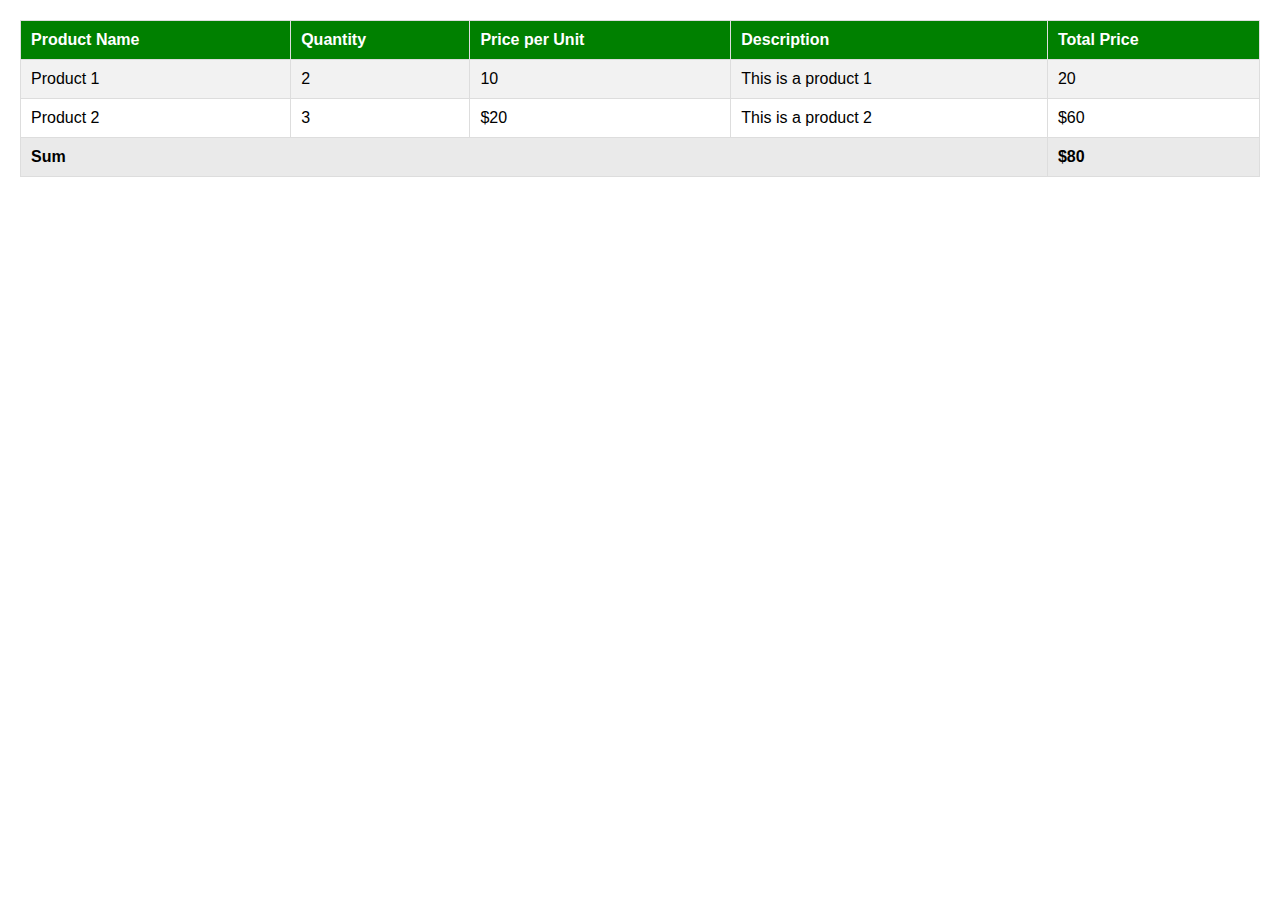
<file: Learning CSS/q2/index.html>
<!DOCTYPE html>
<html lang="en">
<head>
    <meta charset="UTF-8">
    <meta name="viewport" content="width=device-width, initial-scale=1.0">
    <title>Document</title>
<style>body {
    font-family: Arial, sans-serif;
    margin: 20px;
}

table {
    width: 100%;
    border-collapse: collapse;
}

th {
    background-color: green;
    color: white;
    padding: 10px;
    text-align: left;
}

td {
    padding: 10px;
    border: 1px solid #ddd;
}

tr:nth-child(even) {
    background-color: #f2f2f2;
}

#hi th {
    background-color: green;
    color: white;
    padding: 10px;
    border: 1px solid #ddd;
}

tr:last-child td {
    background-color: #eaeaea;
    font-weight: bold;
}
</style>
 </head>
  <!-- <link rel="stylesheet" href="./style2.css" /> -->
<body> 
    <table >
        <tr id = "hi">
            <th>Product Name</th>
            <th>Quantity</th>
            <th>Price per Unit</th>
            <th>Description</th>
            <th>Total Price</th>
        </tr>
        <tr>
            <td>Product 1</td>
            <td>2</td>
            <td>10</td>
            <td>This is a product 1</td>
            <td>20</td>
        </tr>
        <tr>
            <td>Product 2</td>
            <td>3</td>
            <td>$20</td>
            <td>This is a product 2</td>
            <td>$60</td>
        </tr>
        <tr>
            <td colspan="4">Sum</td>
            <td>$80</td>
        </tr>
    </table>
</body>
</html>
</file>
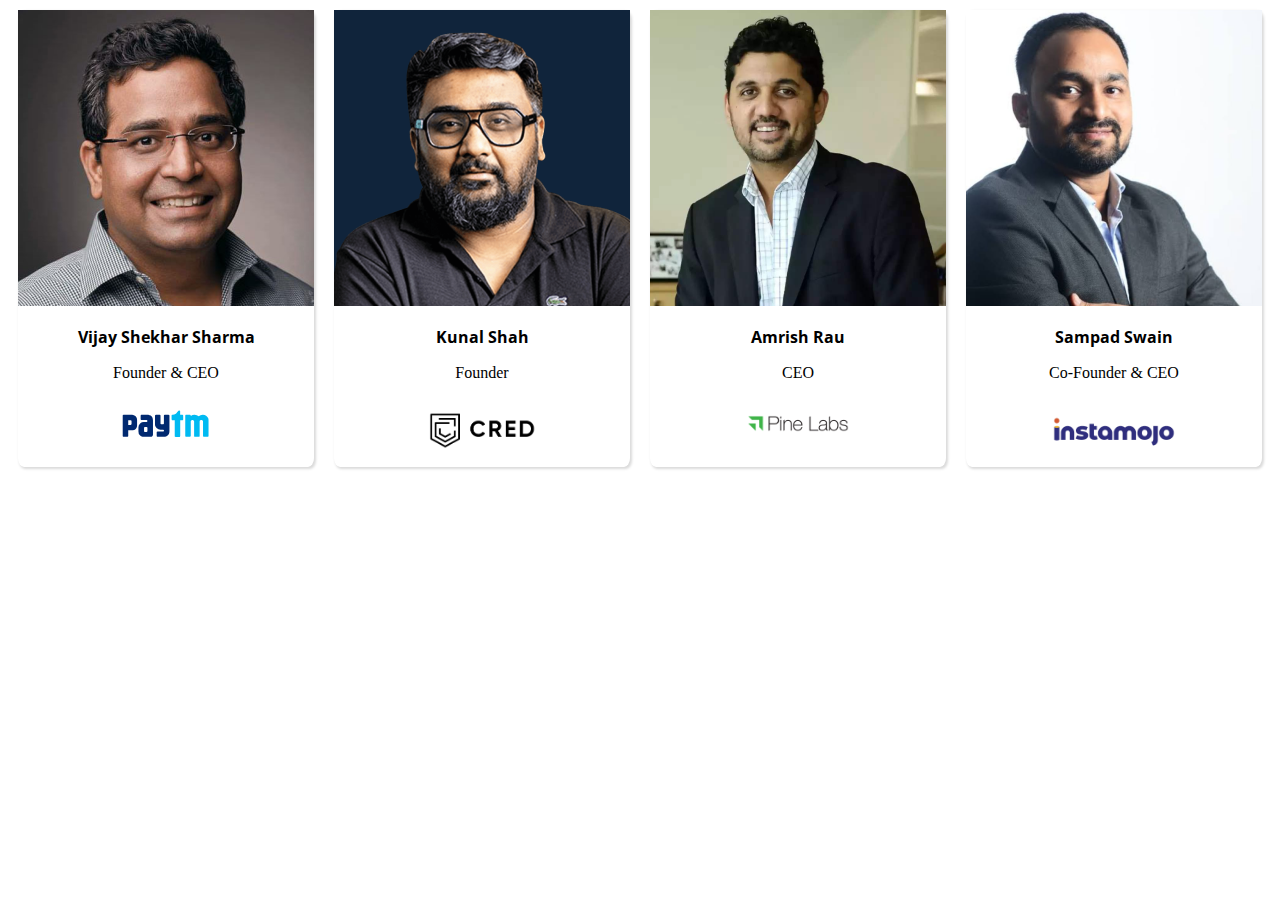
<file: Learning CSS/day1/cards/index.html>
<!DOCTYPE html>
<html lang="en">
<head>
    <meta charset="UTF-8" />
    <meta name="viewport" content="width=device-width, initial-scale=1.0" />
    <title>Document</title>
    <link rel="stylesheet" href="./style.css" />
    <style>
        @import url('https://fonts.googleapis.com/css2?family=Open+Sans:ital,wght@0,300..800;1,300..800&display=swap');
        </style>
</head>

<body>
    <div class="card-container">
        <div class="cards">
            <img src="vijay.png" alt="" />
            <p id ="k">Vijay Shekhar Sharma</p>
            <p>Founder & CEO</p>
            <img id="paytm" src="paytm.svg" alt="" />
        </div>
        <div class="cards">
            <img src="kunal.png" alt="" />
            <p id ="k">Kunal Shah</p>
            <p>Founder</p>
            <img id="cred" src="cred.png" alt="" />
        </div>
        <div class="cards">
            <img src="amrish.png" alt="" />
            <p id ="k">Amrish Rau</p>
            <p>CEO</p>
            <img id="pine" src="pine.png" alt="" />
        </div>
        <div class="cards">
            <img src="sampad.png" alt="" />
            <p id ="k">Sampad Swain</p>
            <p>Co-Founder & CEO</p>
            <img id="insta" src="insta.png" alt="" />
        </div>
    </div>
</body>
</html>
</file>
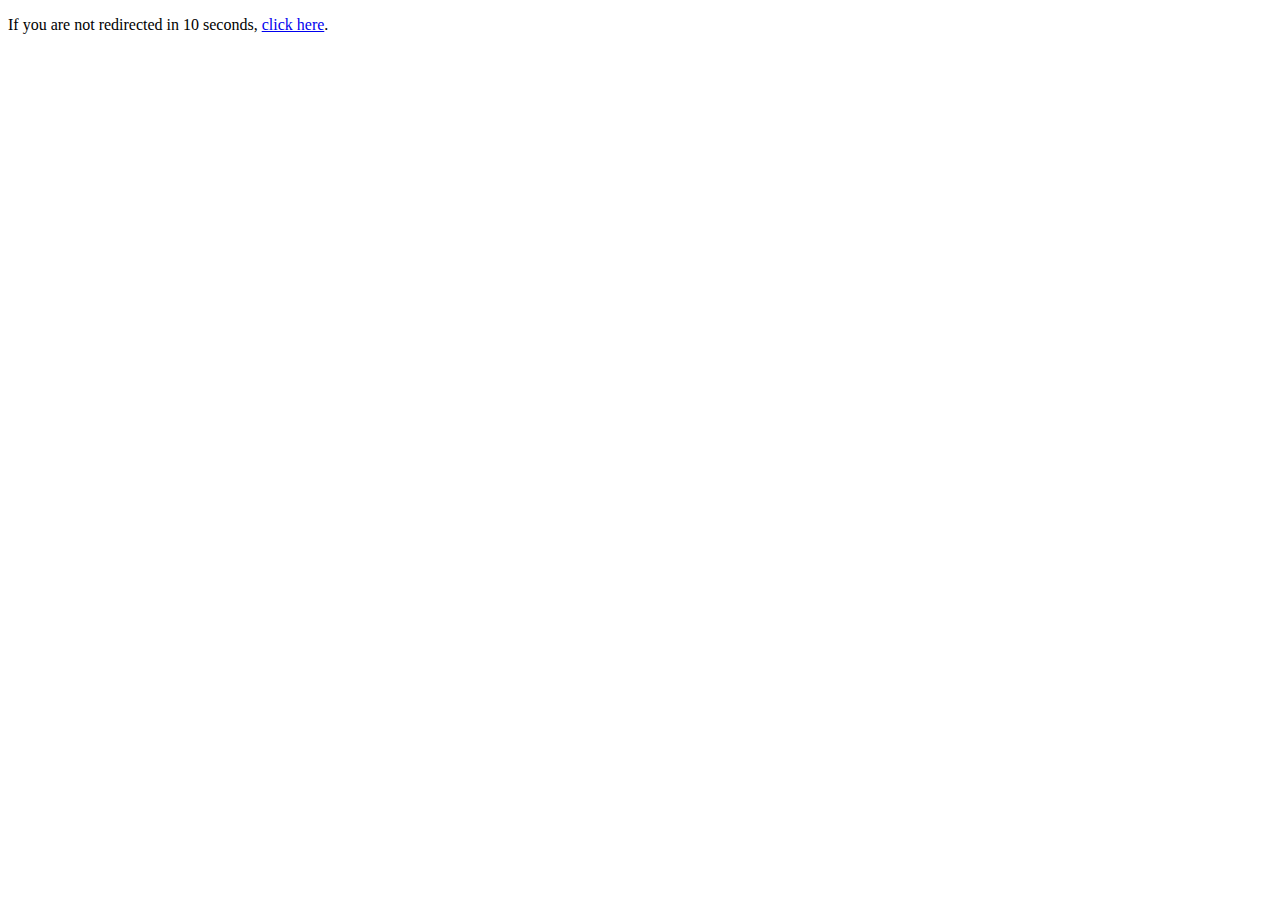
<file: Learning HTML/Day 2/assignments/index.html>
<!DOCTYPE html>
<html lang="en">
<head>
    <meta charset="UTF-8">
    <meta name="viewport" content="width=device-width, initial-scale=1.0">
    <title>Redirecting...</title>
    <meta http-equiv="refresh" content="10;url=https://www.masaischool.com/our-investors">
</head>
<body>
    <p>If you are not redirected in 10 seconds, <a href="https://www.masaischool.com/our-investors">click here</a>.</p>
</body>
</html>
</file>
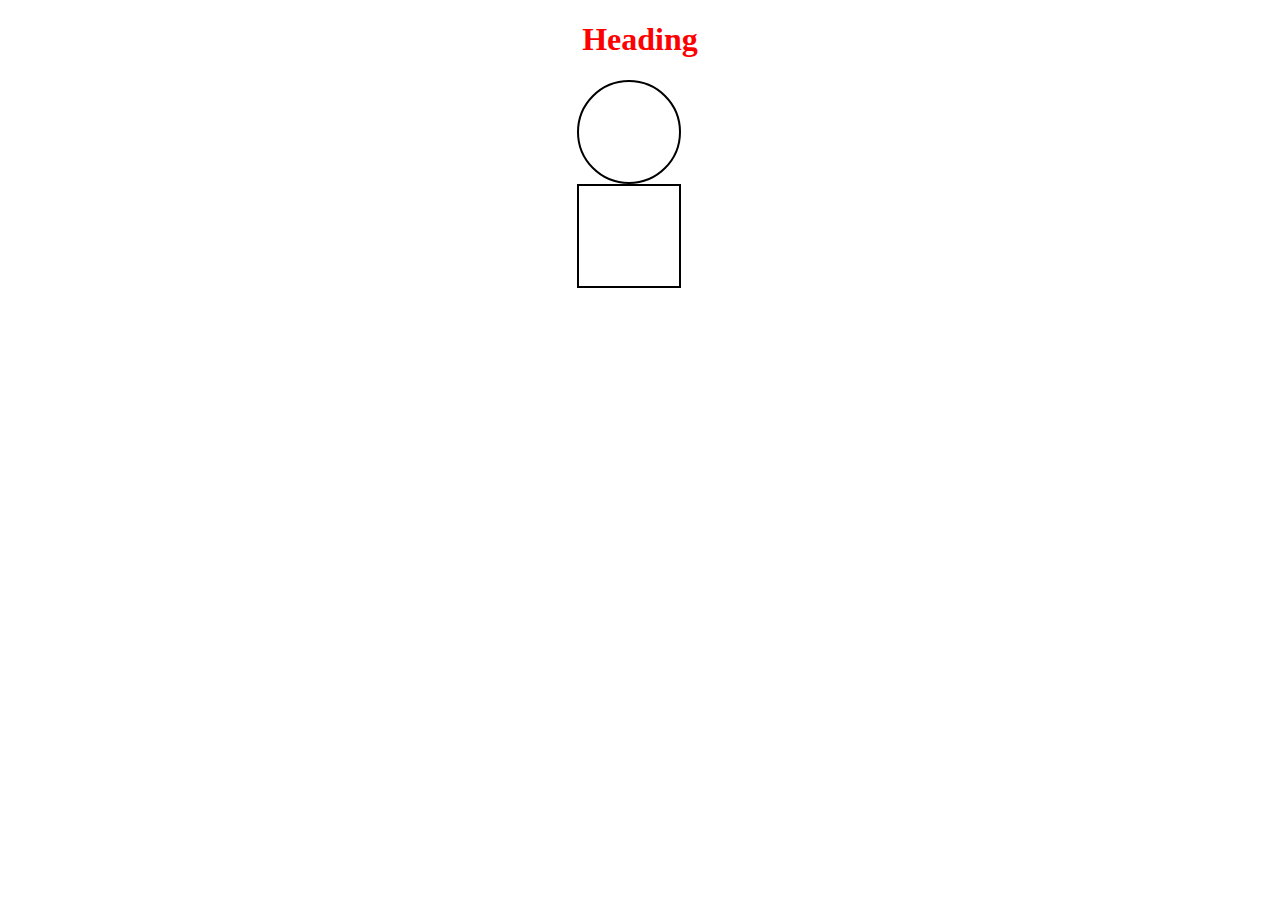
<file: Learning CSS/index1.html>
<!DOCTYPE html>
<html lang="en">
  <head>
    <meta charset="UTF-8" />
    <meta name="viewport" content="width=device-width, initial-scale=1.0" />
    <title>Document</title>
    <style>
      h1 {
        color: red;
        text-align: center;
      }
      #box {
        height: 100px;
        width: 100px;
        border-radius: 110%;
        border: 2px solid;
        display: block;
        align-self: center;
        margin-left: 45%;
      }
      #box2 {
        height: 100px;
        width: 100px;
        border: 2px solid;
        display: block;
        align-self: center;
        margin-left: 45%;
      }
    </style>
  </head>
  <body>
    <h1>Heading</h1>
    <div id="box"></div>
    <div id="box2"></div>
  </body>
</html>
</file>
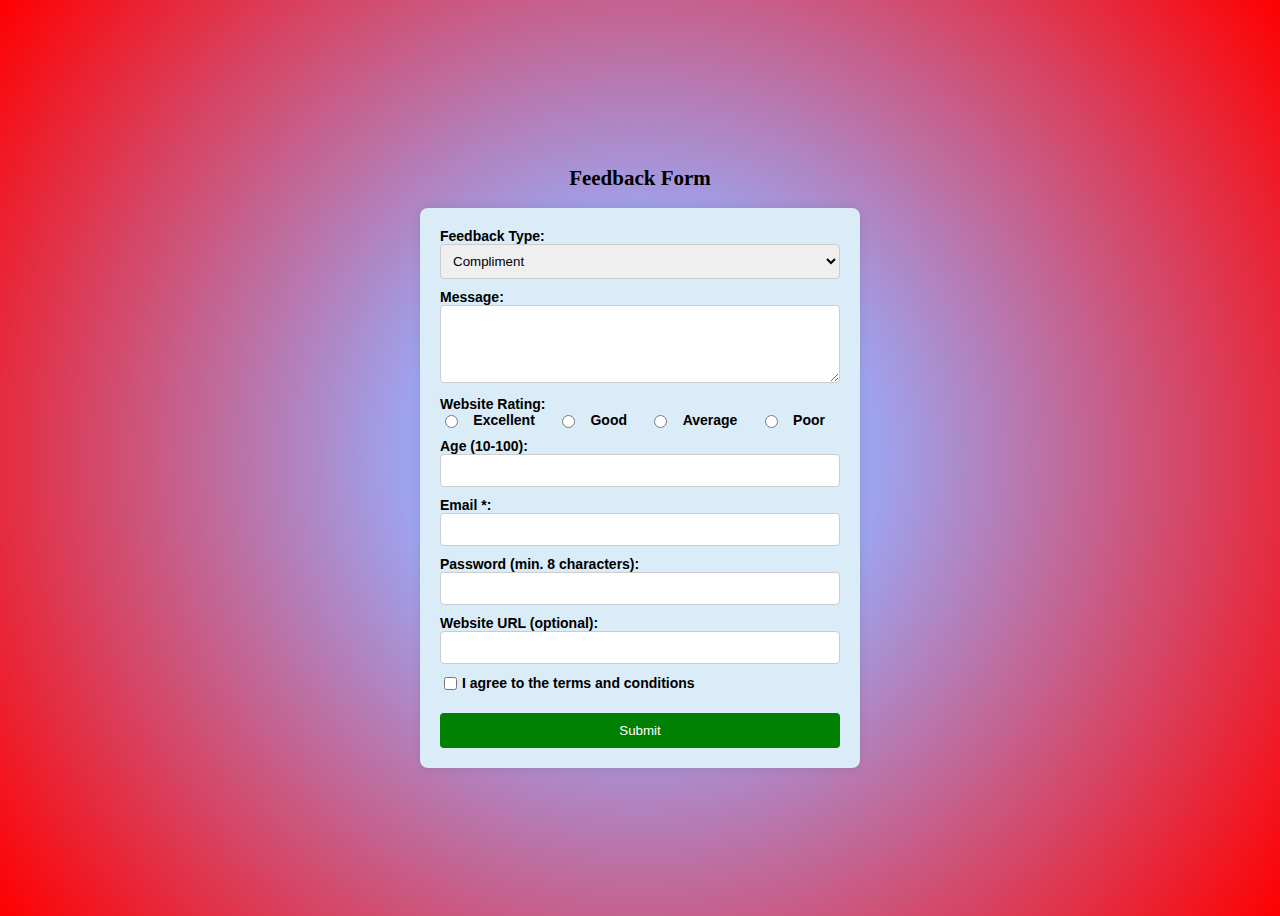
<file: Learning CSS/ql/q3.html>
<!DOCTYPE html>
<html lang="en">
  <head>
    <meta charset="UTF-8" />
    <meta name="viewport" content="width=device-width, initial-scale=1.0" />
    <title>Feedback Form</title>
    <link rel="stylesheet" href="./style.css" />
  </head>
  <body>
    <h2 >Feedback Form</h2>
    <div class="form-container" id="forms">
      <form class="feedback-form">
        
        <div>
          <label for="feedback-type">Feedback Type:</label>
          <br />
          <select id="feedback-type" name="feedback-type" required>
            <option value="compliment">Compliment</option>
            <option value="complaint">Complaint</option>
            <option value="suggestion">Suggestion</option>
          </select>
        </div>

        <div>
          <label for="message">Message:</label><br>
          <textarea id="message" name="message" rows="4" required></textarea>
        </div>

        <div>
          <label>Website Rating:</label>
          <div class="rating">
            <input
              type="radio"
              id="excellent"
              name="rating"
              value="excellent"
              required
            />
            <label for="excellent">Excellent</label>
            <input type="radio" id="good" name="rating" value="good" />
            <label for="good">Good</label>
            <input type="radio" id="average" name="rating" value="average" />
            <label for="average">Average</label>
            <input type="radio" id="poor" name="rating" value="poor" />
            <label for="poor">Poor</label>
          </div>
        </div>
        <div>
          <label for="age">Age (10-100):</label><br>
          <input
            type="number"
            id="age"
            name="age"
            min="10"
            max="100"
            required
          />
        </div>
        <div>
          <label for="email">Email *:</label><br>
          <input type="email" id="email" name="email" required />
        </div>
        <div>
          <label for="password">Password (min. 8 characters):</label><br>
          <input
            type="password"
            id="password"
            name="password"
            minlength="8"
            required
          />
        </div>
        <div>
          <label for="website-url">Website URL (optional):</label><br>
          <input type="url" id="website-url" name="website-url" />
        </div>

        <div class="terms">
          <input type="checkbox" id="terms" name="terms" required />
          <label for="terms">I agree to the terms and conditions</label>
        </div>

        <button type="submit">Submit</button>
      </form>
    </div>
  </body>
</html>
</file>
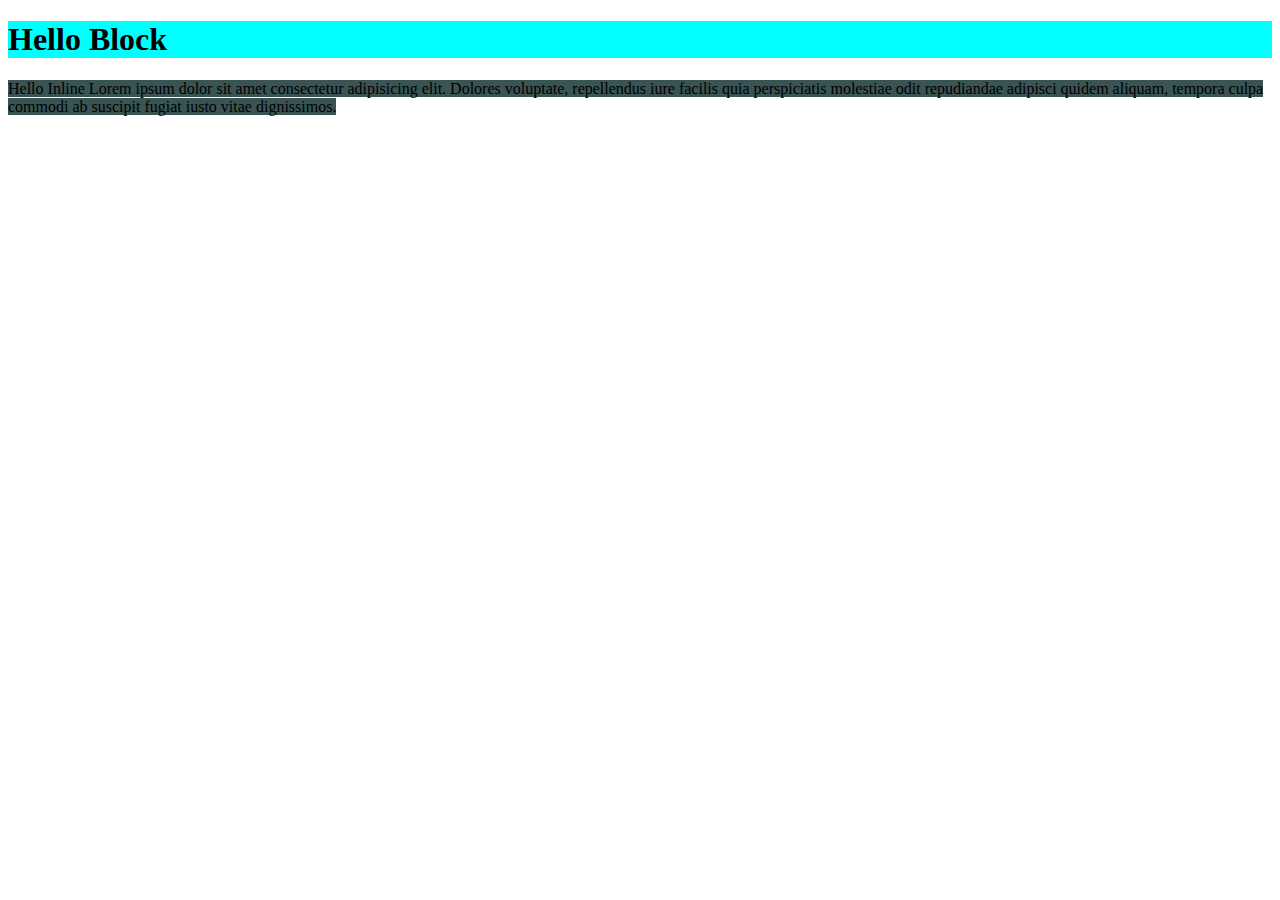
<file: Learning CSS/day1/ql/q.html>
<!DOCTYPE html>
<html lang="en">
<head>
    <meta charset="UTF-8">
    <meta name="viewport" content="width=device-width, initial-scale=1.0">
    <title>Document</title>
</head>
<body>
    <h1 style="background-color: aqua;">Hello Block</h1>
    <span style="background-color: rgb(58, 84, 84);">Hello Inline Lorem ipsum dolor sit amet consectetur adipisicing elit. Dolores voluptate, repellendus iure facilis quia perspiciatis molestiae odit repudiandae adipisci quidem aliquam, tempora culpa commodi ab suscipit fugiat iusto vitae dignissimos.</span>
</body>

</html>
</file>
<file: Learning CSS/day1/cards/style.css>
.card-container {
    display: flex;
    justify-content: space-around; 
    flex-wrap: wrap; 
    font-weight: 500;
}

.cards {
    text-align: center;
    margin: 2px;
    border-top-width: 8px;
    box-shadow: rgba(0, 0, 0, 0.15) 1.95px 1.95px 2.6px;
    border-radius: 2%;
    
}

#k{
    font-family: "Open Sans", sans-serif;
  font-optical-sizing: auto;
  font-weight: 700;
  font-style: normal;
  font-variation-settings:
    "wdth" 200;
}
p{
    font-weight: 545;
}
#paytm, #insta, #pine, #cred {
    max-width: 150px;
}
</file>
<file: Learning CSS/ql/style.css>
body {
    background: radial-gradient(circle, rgb(158, 163, 238) 30%, red 100%);
    display: flex;
    justify-content: center;
    align-items: center;
    height: 100vh;
    flex-direction: column;
    font-weight: 600;
    font-size: 14px;
}

h2 {
    text-align: center;
}

#forms {
    background-color: rgb(217, 236, 248);
    padding: 20px;
    border-radius: 8px;
    box-shadow: 0 0 10px rgba(0, 0, 0, 0.1);
    width: 400px;
    font-family: Arial, sans-serif;
}

.feedback-form select, 
.feedback-form textarea, 
.feedback-form input[type="number"], 
.feedback-form input[type="email"], 
.feedback-form input[type="password"], 
.feedback-form input[type="url"] {
    width: 100%;
    padding: 8px;
    margin-bottom: 10px;
    border: 1px solid #ccc;
    border-radius: 4px;
    box-sizing: border-box;
}

.feedback-form .rating {
    display: flex;
    justify-content: space-between;
    margin-bottom: 10px;
}

.feedback-form .rating label {
    margin-left: 5px;
    margin-right: 15px;
}

.feedback-form .terms {
    display: flex;
    align-items: center;
    margin-bottom: 20px;
}

.feedback-form .terms input {
    width: auto;
    margin-right: 5px;
}

.feedback-form button {
    width: 100%;
    padding: 10px;
    background-color: green;
    color: white;
    border: none;
    border-radius: 4px;
    cursor: pointer;
}

.feedback-form button:hover {
    background-color: darkgreen;
}
</file>
